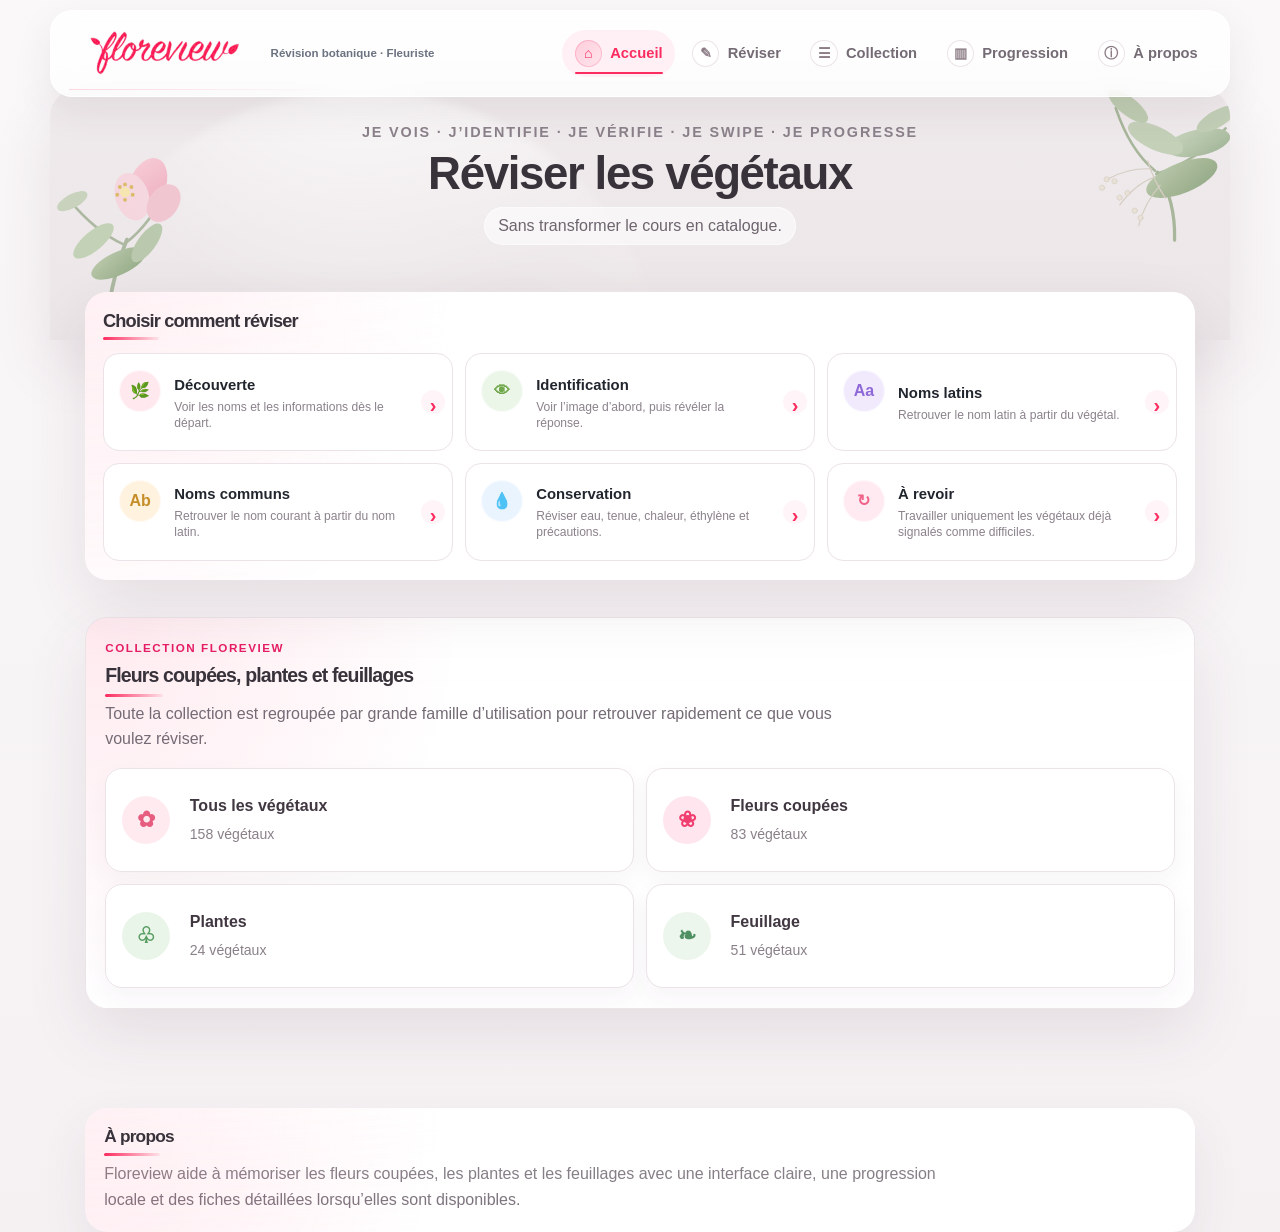
<file: index.html>
<!doctype html>
<html lang="fr">
<head>
  <meta charset="utf-8">
  <meta name="viewport" content="width=device-width, initial-scale=1, viewport-fit=cover">
  <meta name="description" content="Floreview, compagnon de révision botanique pour fleuristes : identification, noms latins, conservation et progression.">
  <meta name="theme-color" content="#FB2C5F">
  <title>Floreview · Révision botanique</title>
  <link rel="stylesheet" href="style.css?v=81">
  <link rel="stylesheet" href="mobile-compact.css?v=81">
  <link rel="icon" type="image/png" sizes="32x32" href="assets/floreview-v9-flower-32.png?v=90">
  <link rel="icon" type="image/png" sizes="192x192" href="assets/floreview-v9-flower-192.png?v=90">
  <link rel="shortcut icon" href="assets/favicon-v9.ico?v=90">
  <link rel="apple-touch-icon" sizes="180x180" href="assets/floreview-v9-flower-180.png?v=90">
  <link rel="stylesheet" href="floreview-brand.css?v=82">
  <link rel="stylesheet" href="v8-2-theme.css?v=82">
  <link rel="stylesheet" href="v8-2-1-premium.css?v=821">
  <link rel="stylesheet" href="v9.css?v=90">
  <link rel="stylesheet" href="v9-1-progress.css?v=91">
  <link rel="stylesheet" href="swipe-tinder.css?v=94">
</head>
<body>
  <a class="skip-link" href="#main">Aller au contenu</a>

  <header class="topbar">
    <a class="brand" href="#home" aria-label="Floreview - Accueil">
      <img class="brand__logo" src="assets/floreview-logo.png?v=812" alt="Floreview">
      <span class="brand__tagline">Révision botanique · Fleuriste</span>
    </a>
    <nav class="nav" aria-label="Navigation principale">
      <button class="nav__button is-active" type="button" data-view-target="home"><span class="nav__icon" aria-hidden="true">⌂</span><span class="nav__label">Accueil</span></button>
      <a class="nav__link" href="#modes-revision" data-home-anchor="modes-revision"><span class="nav__icon" aria-hidden="true">✎</span><span class="nav__label">Réviser</span></a>
      <a class="nav__link" href="#collection-floreview" data-home-anchor="collection-floreview"><span class="nav__icon" aria-hidden="true">☰</span><span class="nav__label">Collection</span></a>
      <button class="nav__button" type="button" data-view-target="progress"><span class="nav__icon" aria-hidden="true">▥</span><span class="nav__label">Progression</span></button>
      <a class="nav__link" href="#about-floreview" data-home-anchor="about-floreview"><span class="nav__icon" aria-hidden="true">ⓘ</span><span class="nav__label">À propos</span></a>
    </nav>
  </header>

  <main id="main">
    <section id="view-home" class="view is-active" data-view="home">
      <div class="hero shell">
        <div class="hero-botanical hero-botanical--left" aria-hidden="true"><img src="assets/hero-left-botanical.svg?v=82" alt=""></div>
        <div class="hero-botanical hero-botanical--right" aria-hidden="true"><img src="assets/hero-right-botanical.svg?v=82" alt=""></div>
        <div class="hero__copy">
          <p class="eyebrow">Je vois · j’identifie · je vérifie · je swipe · je progresse</p>
          <h1>Réviser les végétaux</h1>
          <p class="hero__lead">Sans transformer le cours en catalogue.</p>
          <div class="hero__actions">
            <button id="quick-start" class="button button--primary" type="button">Commencer une session</button>
            <button class="button button--ghost" type="button" data-view-target="progress">Voir ma progression</button>
          </div>
        </div>
        <aside class="hero__panel" aria-label="Résumé de progression">
          <p class="eyebrow">Progression locale</p>
          <div class="mastery-ring" id="home-mastery-ring"><span id="home-mastery">0%</span></div>
          <div class="mini-stats">
            <div><strong id="home-known">0</strong><span>connues</span></div>
            <div><strong id="home-review">0</strong><span>à revoir</span></div>
            <div><strong id="home-seen">0</strong><span>vues</span></div>
          </div>
          <p class="privacy-note">La progression reste dans ce navigateur. Aucun compte n’est nécessaire.</p>
        </aside>
      </div>

      <section id="modes-revision" class="shell section home-modes-section">
        <div class="section-heading">
          <div>
            <p class="eyebrow">Choisir comment réviser</p>
            <h2>Choisir comment réviser</h2>
          </div>
        </div>
        <div class="mode-grid" id="mode-grid">
          <button class="mode-card" type="button" data-mode="discovery">
            <span class="mode-card__icon">🌿</span><strong>Découverte</strong><span>Voir les noms et les informations dès le départ.</span>
          </button>
          <button class="mode-card" type="button" data-mode="identification">
            <span class="mode-card__icon">👁</span><strong>Identification</strong><span>Voir l’image d’abord, puis révéler la réponse.</span>
          </button>
          <button class="mode-card" type="button" data-mode="latin">
            <span class="mode-card__icon">Aa</span><strong>Noms latins</strong><span>Retrouver le nom latin à partir du végétal.</span>
          </button>
          <button class="mode-card" type="button" data-mode="common">
            <span class="mode-card__icon">Ab</span><strong>Noms communs</strong><span>Retrouver le nom courant à partir du nom latin.</span>
          </button>
          <button class="mode-card" type="button" data-mode="conservation">
            <span class="mode-card__icon">💧</span><strong>Conservation</strong><span>Réviser eau, tenue, chaleur, éthylène et précautions.</span>
          </button>
          <button class="mode-card mode-card--review" type="button" data-mode="review">
            <span class="mode-card__icon">↻</span><strong>À revoir</strong><span>Travailler uniquement les végétaux déjà signalés comme difficiles.</span>
          </button>
        </div>
      </section>

      <section id="collection-floreview" class="shell section collection-section">
        <div class="collection-panel">
          <div class="section-heading collection-heading">
            <div>
              <p class="eyebrow">Collection Floreview</p>
              <h2>Fleurs coupées, plantes et feuillages</h2>
              <p>Toute la collection est regroupée par grande famille d’utilisation pour retrouver rapidement ce que vous voulez réviser.</p>
            </div>
          </div>
          <div class="source-counters collection-grid" id="source-counters"></div>
        </div>
      </section>

      <section id="about-floreview" class="shell about-floreview-card">
        <h2>À propos</h2>
        <p>Floreview aide à mémoriser les fleurs coupées, les plantes et les feuillages avec une interface claire, une progression locale et des fiches détaillées lorsqu’elles sont disponibles.</p>
      </section>
    </section>

    <section id="view-setup" class="view" data-view="setup">
      <div class="shell narrow section">
        <button class="back-link" type="button" data-view-target="home">← Retour</button>
        <div class="section-heading">
          <div><p class="eyebrow">Préparer la session</p><h1 id="setup-title">Nouvelle session</h1></div>
        </div>
        <form id="session-form" class="setup-card">
          <fieldset>
            <legend>Mode</legend>
            <div id="setup-mode-options" class="segmented"></div>
          </fieldset>
          <div class="setup-grid floreview-setup-grid">
            <label>Catégorie
              <select id="filter-category">
                <option value="all">Tous les végétaux</option>
                <option value="fleurs_coupees">Fleurs coupées</option>
                <option value="plantes">Plantes</option>
                <option value="feuillage">Feuillage</option>
              </select>
            </label>
            <label>Nombre de cartes
              <select id="session-size">
                <option value="10">10</option>
                <option value="20" selected>20</option>
                <option value="30">30</option>
                <option value="all">Toutes</option>
              </select>
            </label>
          </div>
          <div class="check-row floreview-check-row">
            <label class="check-card"><input id="filter-detailed" type="checkbox"><span><strong>Fiches détaillées seulement</strong><small>Utile pour le mode Conservation.</small></span></label>
          </div>
          <div class="setup-summary" id="setup-summary" aria-live="polite"></div>
          <button class="button button--primary button--wide" type="submit">Lancer la session</button>
        </form>
      </div>
    </section>

    <section id="view-session" class="view session-view" data-view="session">
      <div class="session-shell">
        <header class="session-header">
          <button id="exit-session" class="icon-text-button" type="button">✕ Quitter</button>
          <div class="session-progress"><span id="session-label">Session</span><div><span id="session-progress-bar"></span></div><small id="session-counter">0 / 0</small></div>
          <span id="session-streak" class="streak-chip">0 série</span>
        </header>

        <div class="swipe-guide" aria-label="Sens du glissement de la carte">
          <span class="swipe-guide__label swipe-guide__label--review"><span aria-hidden="true">←</span> À revoir</span>
          <button id="swipe-show-help" class="swipe-guide__help" type="button" aria-label="Revoir comment glisser une carte" title="Voir l'animation du geste">
            <span aria-hidden="true">☝</span> Glisse <span aria-hidden="true">↔</span> <span class="swipe-guide__question" aria-hidden="true">?</span>
          </button>
          <span class="swipe-guide__label swipe-guide__label--known">Je connais <span aria-hidden="true">→</span></span>
        </div>

        <div class="swipe-stage" id="swipe-stage">
          <div class="swipe-under-card" id="swipe-under-card" aria-hidden="true"></div>
          <span class="swipe-direction-cue swipe-direction-cue--review" aria-hidden="true">↶ À revoir</span>
          <span class="swipe-direction-cue swipe-direction-cue--known" aria-hidden="true">Je connais ↷</span>
          <article id="plant-card" class="plant-card" tabindex="0" aria-live="polite">
            <div class="swipe-stamp swipe-stamp--review" aria-hidden="true">À REVOIR</div>
            <div class="swipe-stamp swipe-stamp--known" aria-hidden="true">JE CONNAIS</div>
            <div id="plant-image" class="plant-image"></div>
            <div class="plant-card__body">
              <div id="plant-badges" class="badges"></div>
              <div id="question-block" class="question-block"></div>
              <button id="reveal-answer" class="button button--soft button--wide" type="button" hidden>Afficher la réponse</button>
              <div id="answer-block" class="answer-block"></div>
            </div>
          </article>
        </div>

        <div class="swipe-actions" aria-label="Réponse">
          <button id="mark-review" class="action-button action-button--review" type="button"><span>↻</span>À revoir</button>
          <button id="mark-known" class="action-button action-button--known" type="button"><span>✓</span>Je connais</button>
        </div>

        <section class="inline-details-panel" aria-label="Fiche végétale détaillée">
          <button id="toggle-details" class="details-toggle details-toggle--below-actions" type="button" aria-expanded="false" aria-controls="plant-details">
            Voir la fiche complète <span aria-hidden="true">⌄</span>
          </button>
          <div id="plant-details" class="plant-details inline-details-content" hidden></div>
        </section>


      </div>
    </section>

    <section id="view-finish" class="view" data-view="finish">
      <div class="shell narrow finish-card">
        <span class="finish-icon">✓</span>
        <p class="eyebrow">Session terminée</p>
        <h1>Bien. Maintenant, on consolide.</h1>
        <div class="finish-stats" id="finish-stats"></div>
        <div class="finish-actions">
          <button id="finish-review" class="button button--primary" type="button">Refaire les plantes à revoir</button>
          <button id="finish-again" class="button button--soft" type="button">Continuer la révision</button>
          <button class="button button--ghost" type="button" data-view-target="home">Retourner à l’accueil</button>
        </div>
      </div>
    </section>

    <section id="view-progress" class="view" data-view="progress">
      <div class="shell section progress-page">
        <section class="progress-panel">
          <div class="section-heading progress-heading">
            <div>
              <p class="eyebrow">Suivi personnel</p>
              <h1>Progression</h1>
              <p>Visualisez votre avancement et retrouvez immédiatement les végétaux à retravailler.</p>
            </div>
            <button id="reset-progress" class="button button--danger-ghost" type="button">Réinitialiser ma progression</button>
          </div>

          <div class="progress-overview">
            <div class="progress-overview__stats">
              <div id="progress-stats" class="progress-stats"></div>
            </div>

            <div class="progress-mastery">
              <div class="progress-mastery__head">
                <div>
                  <span class="progress-mastery__eyebrow">Maîtrise globale</span>
                  <strong>Votre progression</strong>
                </div>
                <span class="progress-mastery__flower" aria-hidden="true">✿</span>
              </div>
              <div class="progress-bar-large"><span id="progress-bar-large"></span></div>
              <p>Plus vous classez de végétaux comme connus, plus votre niveau de maîtrise augmente.</p>
            </div>
          </div>

          <div class="progress-actions">
            <button id="progress-review-start" class="button button--primary" type="button">Réviser uniquement « À revoir »</button>
          </div>

          <div class="progress-columns">
            <section class="list-card list-card--review">
              <div class="list-card__head">
                <div class="list-card__title">
                  <span class="list-card__icon" aria-hidden="true">↻</span>
                  <div><span class="list-card__kicker">Priorité</span><h2>À revoir</h2></div>
                </div>
                <span id="review-count-badge"></span>
              </div>
              <div id="review-list" class="plant-list"></div>
            </section>

            <section class="list-card list-card--known">
              <div class="list-card__head">
                <div class="list-card__title">
                  <span class="list-card__icon" aria-hidden="true">✓</span>
                  <div><span class="list-card__kicker">Acquis</span><h2>Connues</h2></div>
                </div>
                <span id="known-count-badge"></span>
              </div>
              <div id="known-list" class="plant-list"></div>
            </section>
          </div>

          <p class="progress-privacy">La progression est enregistrée uniquement dans ce navigateur.</p>
        </section>
      </div>
    </section>
  </main>

  <div id="toast" class="toast" role="status" aria-live="polite"></div>

  <script src="data/plants.js?v=90"></script>
  <script src="data/floreview-families.js?v=90"></script>
  <script src="data/floreview-categories.js?v=90"></script>
  <script src="app.js?v=94"></script>
</body>
</html>
</file>
<file: style.css>
:root {
  --bg: #f6f7fb;
  --paper: #ffffff;
  --paper-2: #faf9fc;
  --ink: #17151c;
  --muted: #6f6b76;
  --green: #fd267a;
  --green-2: #ff4458;
  --green-soft: #ffe8f1;
  --sage: #ff8a73;
  --cream: #fff0e8;
  --gold: #ff6036;
  --rose: #e61e4d;
  --rose-soft: #ffe5ec;
  --line: #ece8ef;
  --shadow: 0 20px 55px rgba(43, 31, 50, .12);
  --radius-xl: 32px;
  --radius-lg: 24px;
  --radius-md: 16px;
  --focus: 0 0 0 4px rgba(253, 38, 122, .18);
}

* { box-sizing: border-box; }
html { scroll-behavior: smooth; }
body {
  margin: 0;
  min-height: 100vh;
  background:
    radial-gradient(circle at 8% 0%, rgba(253,38,122,.10), transparent 28%),
    radial-gradient(circle at 95% 10%, rgba(255,96,54,.08), transparent 22%),
    linear-gradient(180deg, #ffffff 0%, var(--bg) 100%);
  color: var(--ink);
  font-family: Inter, ui-sans-serif, -apple-system, BlinkMacSystemFont, "Segoe UI", sans-serif;
  line-height: 1.5;
}
button, select, input { font: inherit; }
button { cursor: pointer; }
:focus-visible { outline: none; box-shadow: var(--focus); }
.skip-link { position: fixed; left: 1rem; top: -5rem; z-index: 1000; padding: .7rem 1rem; background: #fff; color: var(--green); border-radius: 999px; }
.skip-link:focus { top: 1rem; }

.topbar {
  position: sticky; top: 0; z-index: 40;
  display: flex; align-items: center; justify-content: space-between; gap: 1rem;
  padding: .8rem max(1rem, calc((100vw - 1180px)/2));
  background: rgba(255,255,255,.92); backdrop-filter: blur(18px);
  border-bottom: 1px solid rgba(23,21,28,.08);
}
.brand { display: flex; align-items: center; gap: .7rem; color: var(--ink); text-decoration: none; }
.brand__mark { display: grid; place-items: center; width: 42px; height: 42px; border-radius: 14px; background: linear-gradient(135deg, #fd267a, #ff6036); color: white; font-size: 1.4rem; }
.brand span:last-child { display: grid; line-height: 1.15; }
.brand small { color: var(--muted); font-size: .73rem; margin-top: .18rem; }
.nav { display: flex; gap: .35rem; }
.nav__button { border: 0; background: transparent; color: var(--muted); padding: .6rem .9rem; border-radius: 999px; font-weight: 800; }
.nav__button.is-active, .nav__button:hover { background: var(--green-soft); color: var(--green); }

.view { display: none; }
.view.is-active { display: block; }
.shell { width: min(1180px, calc(100% - 2rem)); margin-inline: auto; }
.narrow { width: min(760px, calc(100% - 2rem)); }
.section { padding: clamp(2.5rem, 7vw, 5.2rem) 0; }
.eyebrow { margin: 0 0 .55rem; color: var(--green-2); text-transform: uppercase; letter-spacing: .12em; font-size: .73rem; font-weight: 900; }
h1,h2,h3,p { margin-top: 0; }
h1 { margin-bottom: 1rem; font-family: Inter, ui-sans-serif, -apple-system, BlinkMacSystemFont, "Segoe UI", sans-serif; font-size: clamp(2.2rem, 6vw, 4.8rem); line-height: .98; letter-spacing: -.04em; font-weight: 900; }
h2 { margin-bottom: .5rem; font-family: Inter, ui-sans-serif, -apple-system, BlinkMacSystemFont, "Segoe UI", sans-serif; font-size: clamp(1.6rem, 3.5vw, 2.5rem); line-height: 1.05; }
h3 { margin-bottom: .35rem; }

.hero { display: grid; grid-template-columns: minmax(0, 1.35fr) minmax(300px, .65fr); gap: clamp(2rem, 7vw, 5.2rem); align-items: center; padding: clamp(3.2rem, 10vw, 7rem) 0 3rem; }
.hero__lead { max-width: 760px; color: var(--muted); font-size: clamp(1rem, 2vw, 1.2rem); }
.hero__actions { display: flex; flex-wrap: wrap; gap: .7rem; margin-top: 1.6rem; }
.hero__panel { padding: 1.5rem; background: rgba(255,255,255,.96); border: 1px solid rgba(23,21,28,.08); border-radius: var(--radius-xl); box-shadow: var(--shadow); }
.mastery-ring { --progress: 0deg; display: grid; place-items: center; width: 160px; aspect-ratio: 1; margin: .7rem auto 1.2rem; border-radius: 50%; background: conic-gradient(var(--green) var(--progress), var(--green-soft) 0); position: relative; }
.mastery-ring::before { content:""; position:absolute; inset: 13px; border-radius:50%; background:var(--paper); }
.mastery-ring span { position: relative; font-size: 2.1rem; font-weight: 900; }
.mini-stats { display: grid; grid-template-columns: repeat(3,1fr); gap: .55rem; }
.mini-stats div { padding: .75rem .45rem; background: var(--paper-2); border-radius: 15px; text-align: center; }
.mini-stats strong { display: block; font-size: 1.35rem; }
.mini-stats span { color: var(--muted); font-size: .73rem; }
.privacy-note { margin: 1rem 0 0; color: var(--muted); font-size: .78rem; }

.button { min-height: 48px; padding: .75rem 1.15rem; border: 1px solid transparent; border-radius: 999px; font-weight: 900; transition: transform .16s ease, background .16s ease, border-color .16s ease; }
.button:hover { transform: translateY(-1px); }
.button--primary { background: linear-gradient(135deg, #fd267a, #ff6036); color: #fff; box-shadow: 0 10px 24px rgba(253,38,122,.24); }
.button--primary:hover { background: linear-gradient(135deg, #e91e70, #f04b28); }
.button--ghost { background: transparent; border-color: rgba(23,21,28,.15); color: var(--ink); }
.button--soft { background: var(--green-soft); color: var(--green); }
.button--danger-ghost { background: transparent; border-color: #d8b9bd; color: var(--rose); }
.button--wide { width: 100%; }
.back-link, .icon-text-button { border:0; background:transparent; color:var(--green); font-weight:800; padding:.45rem 0; }

.section-heading { display: flex; align-items: end; justify-content: space-between; gap: 1rem; margin-bottom: 1.4rem; }
.mode-grid { display: grid; grid-template-columns: repeat(3,1fr); gap: 1rem; }
.mode-card { display: grid; grid-template-columns: 48px 1fr; grid-template-rows: auto auto; gap: .15rem .8rem; min-height: 150px; padding: 1.15rem; text-align: left; border: 1px solid rgba(23,21,28,.08); border-radius: var(--radius-lg); background: rgba(255,253,248,.92); color: var(--ink); box-shadow: 0 8px 24px rgba(43,31,50,.06); transition: transform .18s ease, border-color .18s ease, box-shadow .18s ease; }
.mode-card:hover { transform: translateY(-4px); border-color: rgba(253,38,122,.30); box-shadow: var(--shadow); }
.mode-card__icon { grid-row: 1 / span 2; display:grid; place-items:center; width:48px; height:48px; border-radius:16px; background:var(--green-soft); color:var(--green); font-weight:900; }
.mode-card strong { font-size:1.05rem; }
.mode-card span:last-child { color:var(--muted); font-size:.86rem; }
.mode-card--review .mode-card__icon { background: var(--rose-soft); color:var(--rose); }

.source-summary { display: grid; grid-template-columns: 1.25fr .75fr; gap: 2rem; align-items: center; }
.source-summary p { color: var(--muted); }
.source-counters { display:grid; grid-template-columns: repeat(2,1fr); gap:.7rem; }
.source-counter { padding:1rem; border-radius:18px; background:var(--paper); border:1px solid var(--line); }
.source-counter strong { display:block; font-size:1.55rem; }
.source-counter span { color:var(--muted); font-size:.78rem; }

.setup-card, .list-card, .finish-card { background:var(--paper); border:1px solid rgba(33,75,58,.12); border-radius:var(--radius-xl); box-shadow:var(--shadow); }
.setup-card { padding: clamp(1rem, 4vw, 1.6rem); }
fieldset { border:0; padding:0; margin:0 0 1.3rem; }
legend, .setup-card label { font-weight:850; color:var(--ink); }
.segmented { display:flex; flex-wrap:wrap; gap:.45rem; margin-top:.65rem; }
.segmented button { border:1px solid var(--line); background:#fff; color:var(--muted); border-radius:999px; padding:.6rem .85rem; font-weight:800; }
.segmented button[aria-pressed="true"] { background:var(--green); color:#fff; border-color:var(--green); }
.setup-grid { display:grid; grid-template-columns: repeat(3,1fr); gap:.8rem; }
.setup-grid label { display:grid; gap:.42rem; }
select { width:100%; min-height:48px; padding:.65rem .75rem; border:1px solid #cfd7d1; border-radius:14px; background:#fff; color:var(--ink); }
.check-row { display:grid; grid-template-columns:1fr 1fr; gap:.8rem; margin:1rem 0; }
.check-card { display:flex; align-items:flex-start; gap:.65rem; padding:.85rem; border:1px solid var(--line); border-radius:16px; background:var(--paper-2); }
.check-card input { margin-top:.25rem; accent-color:var(--green); transform:scale(1.1); }
.check-card span { display:grid; }
.check-card small { color:var(--muted); font-weight:500; }
.setup-summary { margin:1rem 0; padding:.85rem 1rem; border-radius:16px; background:var(--green-soft); color:var(--green); font-weight:750; }

.session-view { min-height: calc(100vh - 64px); padding: 1rem 0 2rem; }
.session-shell { width:min(720px, calc(100% - 1rem)); margin:auto; }
.session-header { display:grid; grid-template-columns:auto 1fr auto; gap:1rem; align-items:center; margin-bottom:1rem; }
.session-progress { display:grid; grid-template-columns:auto 1fr auto; gap:.6rem; align-items:center; }
.session-progress > div { height:7px; background:var(--green-soft); border-radius:999px; overflow:hidden; }
.session-progress > div span { display:block; height:100%; width:0; background:linear-gradient(90deg,#fd267a,#ff6036); border-radius:inherit; transition:width .2s ease; }
.session-progress small, .session-progress > span { font-size:.75rem; color:var(--muted); font-weight:800; }
.streak-chip { padding:.45rem .7rem; border-radius:999px; background:var(--cream); color:#765624; font-weight:900; font-size:.75rem; white-space:nowrap; }
.swipe-stage { position:relative; min-height: 620px; }
.plant-card { position:relative; overflow:hidden; width:100%; min-height:600px; background:var(--paper); border:1px solid rgba(33,75,58,.12); border-radius:34px; box-shadow:var(--shadow); touch-action:pan-y; user-select:none; transition:transform .25s ease, opacity .25s ease; }
.plant-card.is-dragging { transition:none; }
.plant-card.fly-left { transform:translateX(-120%) rotate(-12deg); opacity:0; }
.plant-card.fly-right { transform:translateX(120%) rotate(12deg); opacity:0; }
.plant-image { min-height: 300px; background:linear-gradient(145deg,#ffe8f1,#fff2ec); display:grid; place-items:center; position:relative; overflow:hidden; }
.plant-image img { width:100%; height:100%; object-fit:cover; position:absolute; inset:0; }
.placeholder { display:grid; gap:.45rem; place-items:center; text-align:center; padding:2rem; color:var(--green); }
.placeholder__leaf { font-size:4.5rem; filter:saturate(.6); }
.placeholder small { color:var(--muted); max-width:280px; }
.plant-card__body { padding:1.1rem 1.2rem 1.25rem; }
.badges { display:flex; flex-wrap:wrap; gap:.35rem; margin-bottom:.8rem; }
.badge { padding:.28rem .55rem; border-radius:999px; background:var(--green-soft); color:var(--green); font-size:.68rem; font-weight:900; text-transform:uppercase; letter-spacing:.05em; }
.badge--rose { background:var(--rose-soft); color:var(--rose); }
.badge--gold { background:#f3ead4; color:#815f28; }
.question-block h2, .answer-block h2 { font-size:clamp(1.8rem,6vw,3rem); margin-bottom:.35rem; }
.question-block p, .answer-block p { color:var(--muted); margin-bottom:.7rem; }
.answer-block { margin-top:.85rem; }
.answer-block .latin { font-style:italic; color:var(--green); font-weight:750; }
.details-toggle { width:100%; display:flex; align-items:center; justify-content:space-between; margin-top:.9rem; padding:.8rem 0 .2rem; border:0; border-top:1px solid var(--line); background:transparent; color:var(--green); font-weight:850; }
.plant-details { padding-top:.75rem; }
.detail-section { padding:.85rem 0; border-top:1px solid var(--line); }
.detail-section:first-child { border-top:0; }
.detail-section h3 { font-size:.93rem; text-transform:uppercase; letter-spacing:.07em; color:var(--green); }
.detail-grid { display:grid; grid-template-columns:1fr 1fr; gap:.55rem; }
.detail-item { padding:.6rem .7rem; border-radius:13px; background:var(--paper-2); }
.detail-item strong { display:block; color:var(--muted); font-size:.7rem; text-transform:uppercase; letter-spacing:.05em; }
.detail-item span { display:block; margin-top:.18rem; font-size:.87rem; }
.retain-list { margin:.4rem 0 0; padding-left:1.2rem; }
.no-details { padding:.8rem; border-radius:14px; background:#f2eee4; color:var(--muted); font-size:.85rem; }
.swipe-stamp { position:absolute; top:27px; z-index:5; padding:.45rem .65rem; border:4px solid currentColor; border-radius:12px; font-weight:1000; letter-spacing:.08em; opacity:0; pointer-events:none; transform:rotate(-8deg); }
.swipe-stamp--review { left:25px; color:var(--rose); }
.swipe-stamp--known { right:25px; color:var(--green-2); transform:rotate(8deg); }
.swipe-actions { display:grid; grid-template-columns:1fr 1fr; gap:.75rem; margin-top:.9rem; }
.action-button { min-height:58px; border:0; border-radius:20px; font-weight:950; font-size:1rem; }
.action-button span { margin-right:.35rem; font-size:1.2rem; }
.action-button--review { background:var(--rose-soft); color:var(--rose); }
.action-button--known { background:var(--green); color:#fff; }
.action-button:disabled { opacity:.45; cursor:not-allowed; }
.swipe-help { margin:.55rem 0 0; text-align:center; color:var(--muted); font-size:.74rem; }

.finish-card { width:min(700px, calc(100% - 2rem)); margin:clamp(3rem,10vw,7rem) auto; padding:clamp(1.4rem,5vw,2.4rem); text-align:center; }
.finish-icon { display:grid; place-items:center; width:62px; height:62px; margin:0 auto 1rem; border-radius:50%; background:var(--green); color:#fff; font-size:1.8rem; }
.finish-card h1 { font-size:clamp(2rem,5vw,3.6rem); }
.finish-stats { display:grid; grid-template-columns:repeat(3,1fr); gap:.65rem; margin:1.4rem 0; }
.finish-stat { padding:1rem .6rem; border-radius:18px; background:var(--paper-2); }
.finish-stat strong { display:block; font-size:1.65rem; }
.finish-stat span { color:var(--muted); font-size:.78rem; }
.finish-actions { display:grid; gap:.55rem; }

.progress-heading p { color:var(--muted); }
.progress-stats { display:grid; grid-template-columns:repeat(5,1fr); gap:.8rem; }
.progress-stat { padding:1rem; border:1px solid var(--line); border-radius:18px; background:var(--paper); }
.progress-stat strong { display:block; font-size:1.65rem; }
.progress-stat span { color:var(--muted); font-size:.78rem; }
.progress-bar-large { height:12px; margin:1rem 0; overflow:hidden; border-radius:999px; background:var(--green-soft); }
.progress-bar-large span { display:block; width:0; height:100%; background:var(--green); transition:width .3s ease; }
.progress-actions { margin:1rem 0 1.5rem; }
.progress-columns { display:grid; grid-template-columns:1fr 1fr; gap:1rem; }
.list-card { padding:1rem; box-shadow:none; }
.list-card__head { display:flex; align-items:center; justify-content:space-between; gap:1rem; }
.list-card__head span { padding:.3rem .55rem; background:var(--green-soft); border-radius:999px; font-size:.72rem; font-weight:900; }
.plant-list { display:grid; gap:.55rem; max-height:520px; overflow:auto; padding-right:.2rem; }
.plant-list-item { display:flex; justify-content:space-between; gap:.8rem; padding:.7rem .75rem; border-radius:14px; background:var(--paper-2); }
.plant-list-item strong { display:block; font-size:.9rem; }
.plant-list-item span { color:var(--muted); font-size:.75rem; }
.empty-list { padding:1.2rem; color:var(--muted); text-align:center; border:1px dashed var(--line); border-radius:14px; }
.toast { position:fixed; right:1rem; bottom:1rem; z-index:100; max-width:min(370px,calc(100vw - 2rem)); padding:.8rem 1rem; border-radius:999px; background:#18382c; color:#fff; font-weight:800; box-shadow:0 12px 30px rgba(0,0,0,.25); opacity:0; transform:translateY(20px); pointer-events:none; transition:.2s ease; }
.toast.is-visible { opacity:1; transform:none; }

@media (max-width: 900px) {
  .hero, .source-summary { grid-template-columns:1fr; }
  .hero__panel { max-width:520px; }
  .mode-grid { grid-template-columns:repeat(2,1fr); }
  .progress-stats { grid-template-columns:repeat(3,1fr); }
}
@media (max-width: 650px) {
  .topbar { padding:.65rem .75rem; }
  .brand small { display:none; }
  .brand__mark { width:38px; height:38px; border-radius:12px; }
  .nav__button { padding:.5rem .65rem; font-size:.82rem; }
  .shell { width:min(100% - 1rem,1180px); }
  .hero { padding-top:2.5rem; gap:1.5rem; }
  .hero h1 { font-size:clamp(2.45rem,12vw,4rem); }
  .mode-grid, .setup-grid, .check-row, .source-counters, .progress-columns { grid-template-columns:1fr; }
  .mode-card { min-height:128px; }
  .section-heading, .progress-heading { align-items:flex-start; flex-direction:column; }
  .session-header { grid-template-columns:auto 1fr; }
  .streak-chip { grid-column:2; justify-self:end; margin-top:-.55rem; }
  .session-progress { grid-template-columns:1fr auto; }
  .session-progress > span { grid-column:1 / -1; }
  .plant-card { min-height:560px; border-radius:28px; }
  .plant-image { min-height:270px; }
  .detail-grid { grid-template-columns:1fr; }
  .progress-stats { grid-template-columns:repeat(2,1fr); }
  .finish-stats { grid-template-columns:1fr 1fr; }
  .swipe-help { padding:0 .5rem; }
}
@media (prefers-reduced-motion: reduce) {
  *,*::before,*::after { scroll-behavior:auto !important; transition-duration:.01ms !important; animation-duration:.01ms !important; }
}

/* =========================================================
   Refonte visuelle 2026 — inspiration "dating app" moderne
   Palette rose/corail + surfaces blanches + actions swipe.
   Aucun logo ni élément de marque tiers n'est reproduit.
   ========================================================= */
:root {
  --bg: #f7f7f8;
  --paper: #ffffff;
  --paper-2: #f3f4f6;
  --ink: #21262e;
  --muted: #6b7280;

  /* Couleur principale : gradient rose -> corail */
  --green: #fd267a;
  --green-2: #ff4458;
  --green-soft: #fff0f5;
  --sage: #ff8a65;
  --cream: #fff3eb;
  --gold: #f6a623;

  /* Actions de swipe */
  --rose: #ff4458;
  --rose-soft: #fff0f1;
  --like: #21d07a;
  --like-soft: #e9fbf2;
  --super: #38a9ff;

  --line: #e7e9ed;
  --shadow: 0 16px 45px rgba(33, 38, 46, .12);
  --shadow-hover: 0 22px 60px rgba(33, 38, 46, .17);
  --radius-xl: 28px;
  --radius-lg: 22px;
  --radius-md: 16px;
  --focus: 0 0 0 4px rgba(253, 38, 122, .18);
  --brand-gradient: linear-gradient(135deg, #fd267a 0%, #ff4458 48%, #ff6036 100%);
}

body {
  background:
    radial-gradient(circle at 8% 4%, rgba(253,38,122,.09), transparent 26%),
    radial-gradient(circle at 94% 10%, rgba(255,96,54,.10), transparent 24%),
    linear-gradient(180deg, #ffffff 0%, #f7f7f8 36%, #f3f4f6 100%);
  color: var(--ink);
  font-family: Inter, ui-sans-serif, -apple-system, BlinkMacSystemFont, "Segoe UI", sans-serif;
}

.topbar {
  background: rgba(255,255,255,.83);
  border-bottom: 1px solid rgba(33,38,46,.07);
  box-shadow: 0 5px 24px rgba(33,38,46,.04);
}

.brand__mark {
  border-radius: 50% 50% 46% 54%;
  background: var(--brand-gradient);
  box-shadow: 0 8px 20px rgba(253,38,122,.28);
}

.nav__button.is-active,
.nav__button:hover {
  background: #fff0f5;
  color: #e61e66;
}

.eyebrow {
  color: #e61e66;
  letter-spacing: .13em;
}

h1, h2 {
  font-family: Inter, ui-sans-serif, -apple-system, BlinkMacSystemFont, "Segoe UI", sans-serif;
  font-weight: 900;
  letter-spacing: -.045em;
}

h1 {
  line-height: .96;
}

.hero {
  position: relative;
  isolation: isolate;
}

.hero::before {
  content: "";
  position: absolute;
  z-index: -1;
  width: min(620px, 75vw);
  aspect-ratio: 1;
  top: -15%;
  left: -18%;
  border-radius: 50%;
  background: radial-gradient(circle, rgba(253,38,122,.14), rgba(255,96,54,.04) 48%, transparent 72%);
  filter: blur(4px);
  pointer-events: none;
}

.hero__lead {
  color: #626a76;
}

.hero__panel,
.setup-card,
.list-card,
.finish-card,
.mode-card,
.source-counter,
.progress-stat {
  background: rgba(255,255,255,.94);
  border-color: rgba(33,38,46,.08);
  box-shadow: var(--shadow);
}

.hero__panel {
  position: relative;
  overflow: hidden;
  backdrop-filter: blur(18px);
}

.hero__panel::before {
  content: "";
  position: absolute;
  inset: 0 0 auto 0;
  height: 5px;
  background: var(--brand-gradient);
}

.mastery-ring {
  background: conic-gradient(#fd267a 0 var(--progress), #f0f1f3 0);
  box-shadow: 0 10px 34px rgba(253,38,122,.12);
}

.mastery-ring::before {
  background: #fff;
}

.mini-stats div,
.detail-item,
.plant-list-item,
.finish-stat,
.check-card {
  background: #f7f7f8;
}

.button {
  min-height: 50px;
  letter-spacing: -.01em;
}

.button--primary {
  background: var(--brand-gradient);
  color: #fff;
  box-shadow: 0 10px 26px rgba(253,38,122,.28);
}

.button--primary:hover {
  background: linear-gradient(135deg, #ec1f70 0%, #f43d50 48%, #f3542f 100%);
  box-shadow: 0 14px 30px rgba(253,38,122,.34);
}

.button--ghost {
  border-color: #d9dce1;
  background: rgba(255,255,255,.74);
  color: #3f4650;
}

.button--ghost:hover {
  border-color: #fd267a;
  color: #e61e66;
}

.button--soft {
  background: #fff0f5;
  color: #e61e66;
}

.back-link,
.icon-text-button,
.details-toggle,
.answer-block .latin {
  color: #e61e66;
}

.mode-card {
  min-height: 155px;
  border-color: rgba(33,38,46,.08);
  box-shadow: 0 9px 26px rgba(33,38,46,.07);
}

.mode-card:hover {
  transform: translateY(-5px);
  border-color: rgba(253,38,122,.35);
  box-shadow: var(--shadow-hover);
}

.mode-card__icon {
  background: linear-gradient(145deg, #fff0f5, #fff3ed);
  color: #e61e66;
  box-shadow: inset 0 0 0 1px rgba(253,38,122,.08);
}

.mode-card--review .mode-card__icon {
  background: #fff0f1;
  color: #ff4458;
}

.segmented button[aria-pressed="true"] {
  background: var(--brand-gradient);
  border-color: transparent;
  box-shadow: 0 7px 18px rgba(253,38,122,.20);
}

.check-card input {
  accent-color: #fd267a;
}

.setup-summary {
  background: linear-gradient(135deg, #fff0f5, #fff5ef);
  color: #b91657;
  border: 1px solid rgba(253,38,122,.09);
}

.session-view {
  background:
    radial-gradient(circle at 50% 0%, rgba(253,38,122,.07), transparent 32%),
    transparent;
}

.session-progress > div,
.progress-bar-large {
  background: #eceef1;
}

.session-progress > div span,
.progress-bar-large span {
  background: var(--brand-gradient);
}

.streak-chip {
  background: #fff3eb;
  color: #b85a23;
  border: 1px solid #ffe2cf;
}

.plant-card {
  background: #fff;
  border-color: rgba(33,38,46,.08);
  border-radius: 30px;
  box-shadow: 0 18px 52px rgba(33,38,46,.16);
}

.plant-image {
  background:
    radial-gradient(circle at 32% 24%, rgba(255,255,255,.66), transparent 19%),
    linear-gradient(145deg, #ffe5ef 0%, #fff0ea 47%, #f0f2f4 100%);
}

.placeholder {
  color: #e61e66;
}

.placeholder__leaf {
  filter: none;
  text-shadow: 0 8px 25px rgba(253,38,122,.16);
}

.badge {
  background: #fff0f5;
  color: #d91e63;
}

.badge--rose {
  background: #fff0f1;
  color: #e32f43;
}

.badge--gold {
  background: #fff4df;
  color: #9b6816;
}

.detail-section h3 {
  color: #d91e63;
}

.no-details {
  background: #f5f5f6;
}

.swipe-stamp {
  border-width: 5px;
  background: rgba(255,255,255,.72);
  backdrop-filter: blur(8px);
}

.swipe-stamp--review {
  color: #ff4458;
}

.swipe-stamp--known {
  color: #21b86c;
}

.swipe-actions {
  gap: 1rem;
}

.action-button {
  min-height: 60px;
  border-radius: 999px;
  background: #fff;
  box-shadow: 0 8px 24px rgba(33,38,46,.11);
  transition: transform .16s ease, box-shadow .16s ease;
}

.action-button:hover:not(:disabled) {
  transform: translateY(-2px);
  box-shadow: 0 12px 28px rgba(33,38,46,.16);
}

.action-button--review {
  background: #fff;
  color: #ff4458;
  border: 2px solid #ffe1e5;
}

.action-button--known {
  background: #fff;
  color: #18a963;
  border: 2px solid #d9f7e8;
}

.action-button--review span,
.action-button--known span {
  display: inline-grid;
  place-items: center;
  width: 32px;
  height: 32px;
  border-radius: 50%;
}

.action-button--review span {
  background: #fff0f1;
}

.action-button--known span {
  background: #e9fbf2;
}

.finish-icon {
  background: var(--brand-gradient);
  box-shadow: 0 10px 24px rgba(253,38,122,.27);
}

.list-card__head span {
  background: #fff0f5;
  color: #d91e63;
}

.toast {
  background: #21262e;
  box-shadow: 0 16px 36px rgba(33,38,46,.30);
}

@media (max-width: 650px) {
  .topbar {
    background: rgba(255,255,255,.90);
  }

  .hero h1 {
    font-size: clamp(2.5rem, 12vw, 4rem);
  }

  .hero__panel {
    border-radius: 24px;
  }

  .plant-card {
    border-radius: 26px;
  }

  .swipe-actions {
    position: sticky;
    bottom: max(.55rem, env(safe-area-inset-bottom));
    z-index: 12;
    padding: .45rem;
    border-radius: 999px;
    background: rgba(247,247,248,.78);
    backdrop-filter: blur(14px);
  }
}


/* V3 - interface inspirée des codes visuels des apps de rencontre modernes */
.hero__copy h1 { max-width: 850px; }
.brand__mark { box-shadow: 0 10px 24px rgba(253,38,122,.22); }
.mode-card { backdrop-filter: blur(10px); }
.mode-card:hover .mode-card__icon { transform: scale(1.06); }
.mode-card__icon { transition: transform .18s ease; }
.button--primary { border: 0; }
.plant-card { border: 0; box-shadow: 0 22px 65px rgba(43,31,50,.16); }
.plant-image::after { content: ""; position:absolute; inset:auto 0 0; height:25%; background:linear-gradient(transparent,rgba(0,0,0,.08)); pointer-events:none; }
.swipe-stamp--known { color:#20b486 !important; }
.action-button--known { color:#159a73 !important; border-color:rgba(21,154,115,.28) !important; }
.action-button--review { color:#e61e4d !important; border-color:rgba(230,30,77,.24) !important; }
@media (max-width: 620px) {
  .topbar { padding:.65rem .85rem; }
  .brand small { display:none; }
  .plant-card { border-radius:28px; }
  .swipe-actions { position:sticky; bottom:.65rem; z-index:20; padding:.6rem; background:rgba(246,247,251,.82); backdrop-filter:blur(16px); border-radius:999px; }
}

.photo-credit {
  position: absolute;
  right: .7rem;
  bottom: .7rem;
  z-index: 3;
  max-width: calc(100% - 1.4rem);
  padding: .38rem .62rem;
  border: 1px solid rgba(255,255,255,.26);
  border-radius: 999px;
  background: rgba(15,15,18,.66);
  backdrop-filter: blur(10px);
  color: #fff;
  font-size: .68rem;
  font-weight: 800;
  line-height: 1.1;
  text-decoration: none;
  box-shadow: 0 4px 14px rgba(0,0,0,.18);
}
.photo-credit:hover, .photo-credit:focus-visible { background: rgba(15,15,18,.86); color: #fff; }


/* V5 — photos Wikimedia + fiche complète fiable */
.plant-details[hidden] { display: none !important; }
.plant-details:not([hidden]) { display: block !important; }
.plant-card.details-open {
  max-height: min(86vh, 900px);
  overflow-y: auto;
  overscroll-behavior: contain;
  scrollbar-gutter: stable;
  user-select: text;
}
.plant-card.details-open .plant-image { min-height: 250px; }
.placeholder--loading { min-height: 300px; }
.image-spinner {
  width: 42px;
  height: 42px;
  border-radius: 50%;
  border: 4px solid rgba(253,38,122,.18);
  border-top-color: #fd267a;
  animation: image-spin .9s linear infinite;
}
@keyframes image-spin { to { transform: rotate(360deg); } }
.photo-match-note {
  position: absolute;
  left: 12px;
  bottom: 12px;
  z-index: 3;
  max-width: calc(100% - 24px);
  padding: .35rem .6rem;
  border-radius: 999px;
  background: rgba(255,255,255,.86);
  color: #555d68;
  backdrop-filter: blur(10px);
  font-size: .64rem;
  font-weight: 800;
  box-shadow: 0 4px 14px rgba(0,0,0,.08);
  pointer-events: none;
}
.photo-credit { bottom: 47px; }
.photo-source-detail { margin: .3rem 0 0; color: var(--muted); }
.photo-source-detail a { color: #d91e63; font-weight: 850; }
.photo-source-detail small { color: var(--muted); }
@media (max-width: 620px) {
  .plant-card.details-open { max-height: calc(100vh - 165px); }
  .detail-grid { grid-template-columns: 1fr; }
}

/* V6.1 — fiche complète : overlay universel (sans dépendance à <dialog>) */
body.dialog-open { overflow: hidden; }
.plant-detail-overlay[hidden] { display: none !important; }
.plant-detail-overlay {
  position: fixed;
  inset: 0;
  z-index: 1000;
  display: grid;
  place-items: center;
  padding: .75rem;
  background: rgba(18, 14, 22, .62);
  backdrop-filter: blur(6px);
}
.plant-detail-dialog__panel {
  width: min(820px, 100%);
  max-height: min(90dvh, 960px);
  overflow: hidden;
  display: grid;
  grid-template-rows: auto minmax(0, 1fr);
  background: #fff;
  border-radius: 28px;
  box-shadow: 0 30px 90px rgba(21, 15, 26, .32);
}
.plant-detail-dialog__header {
  display: flex;
  justify-content: space-between;
  align-items: flex-start;
  gap: 1rem;
  padding: 1.15rem 1.2rem .9rem;
  border-bottom: 1px solid var(--line);
  background: linear-gradient(135deg, rgba(253,38,122,.07), rgba(255,96,54,.05));
}
.plant-detail-dialog__header h2 { margin: 0; font-size: clamp(1.45rem, 4vw, 2.2rem); }
.dialog-close {
  flex: 0 0 auto; width: 44px; height: 44px; border: 1px solid var(--line);
  border-radius: 50%; background: #fff; color: var(--ink); font-weight: 900;
}
.dialog-close:hover { border-color: #fd267a; color: #fd267a; }
.plant-detail-dialog__content {
  overflow-y: auto; overscroll-behavior: contain; padding: .4rem 1.2rem 1.35rem;
}
.plant-detail-dialog__content .detail-section { padding: 1rem 0; }
.plant-detail-dialog__content .detail-grid { grid-template-columns: repeat(2, minmax(0, 1fr)); }
.plant-detail-dialog__content .detail-item { background: #faf9fc; border: 1px solid #f0edf3; }
@media (max-width: 620px) {
  .plant-detail-overlay { place-items: end center; padding: 0; }
  .plant-detail-dialog__panel { width: 100%; max-height: 92dvh; border-radius: 26px 26px 0 0; }
  .plant-detail-dialog__content .detail-grid { grid-template-columns: 1fr; }
}


/* V6.2 — fiche complète intégrée sous les boutons À revoir / Je connais */
.inline-details-panel {
  margin-top: .85rem;
  background: var(--paper);
  border: 1px solid var(--line);
  border-radius: 22px;
  box-shadow: 0 10px 30px rgba(43, 31, 50, .08);
  overflow: hidden;
}

.details-toggle--below-actions {
  margin: 0;
  padding: 1rem 1.15rem;
  border-top: 0;
  min-height: 54px;
  font-size: .96rem;
  background: #fff;
}

.details-toggle--below-actions:hover { background: var(--paper-2); }

.inline-details-content {
  padding: 0 1.15rem 1.15rem;
  border-top: 1px solid var(--line);
  background: #fff;
  scroll-margin-top: 84px;
}

.inline-details-content[hidden] { display: none !important; }
.inline-details-content .detail-section { padding: 1rem 0; }
.inline-details-content .detail-section h3 { margin-bottom: .75rem; }
.inline-details-content .detail-grid { grid-template-columns: repeat(2, minmax(0, 1fr)); }

@media (max-width: 650px) {
  .inline-details-panel { border-radius: 18px; }
  .inline-details-content { padding: 0 .9rem .9rem; }
  .inline-details-content .detail-grid { grid-template-columns: 1fr; }
}


/* V6.3 — reconnaissance : nom latin prioritaire */
.recognition-latin {
  margin-bottom: .25rem;
  font-size: clamp(2rem, 6vw, 3.2rem);
  line-height: 1.02;
  color: var(--ink);
}
.recognition-latin strong { font-weight: 950; }
.recognition-common {
  margin: 0 0 .35rem;
  font-size: clamp(1.18rem, 3vw, 1.5rem);
  font-weight: 800;
  color: var(--muted);
}
.recognition-aliases {
  margin: 0 0 .8rem;
  color: var(--muted);
  font-size: .9rem;
}
</file>
<file: mobile-compact.css>
/* V7.1 — affichage mobile compact */
@media (max-width: 650px) {
  /* Écran "Choisir comment réviser" */
  #view-home .section:has(#mode-grid) {
    padding-top: 1.1rem;
    padding-bottom: 1.1rem;
  }

  #view-home .section:has(#mode-grid) .section-heading {
    margin-bottom: .75rem;
  }

  #view-home .section:has(#mode-grid) .section-heading h2 {
    font-size: 1.45rem;
    margin-bottom: 0;
  }

  /* 6 modes sur 2 colonnes x 3 lignes */
  #mode-grid.mode-grid {
    grid-template-columns: repeat(2, minmax(0, 1fr));
    gap: .55rem;
  }

  #mode-grid .mode-card {
    min-height: 76px;
    padding: .7rem .65rem;
    grid-template-columns: 34px minmax(0, 1fr);
    grid-template-rows: 1fr;
    align-items: center;
    gap: .55rem;
    border-radius: 17px;
  }

  #mode-grid .mode-card__icon {
    grid-row: auto;
    width: 34px;
    height: 34px;
    border-radius: 11px;
    font-size: .92rem;
  }

  #mode-grid .mode-card strong {
    font-size: .82rem;
    line-height: 1.12;
  }

  /* Les descriptions restent visibles sur ordinateur seulement */
  #mode-grid .mode-card > span:last-child {
    display: none;
  }

  /* Écran "Préparer la session" */
  #setup-mode-options.segmented {
    display: grid;
    grid-template-columns: repeat(3, minmax(0, 1fr));
    gap: .4rem;
  }

  #setup-mode-options.segmented button {
    min-width: 0;
    padding: .5rem .35rem;
    font-size: .74rem;
    line-height: 1.1;
    white-space: normal;
  }

  #view-setup .section {
    padding-top: 1.25rem;
    padding-bottom: 1.5rem;
  }

  #view-setup .section-heading {
    margin-bottom: .8rem;
  }

  #view-setup .section-heading h1 {
    font-size: 1.8rem;
    margin-bottom: 0;
  }

  #view-setup fieldset {
    margin-bottom: .9rem;
  }
}

@media (max-width: 370px) {
  #mode-grid .mode-card {
    min-height: 72px;
    padding: .6rem .55rem;
  }

  #mode-grid .mode-card strong {
    font-size: .76rem;
  }

  #setup-mode-options.segmented {
    grid-template-columns: repeat(2, minmax(0, 1fr));
  }
}


/* Floreview — deux filtres seulement sur ordinateur */
.floreview-setup-grid {
  grid-template-columns: repeat(2, minmax(0, 1fr));
}

.floreview-check-row {
  grid-template-columns: 1fr;
}

@media (max-width: 650px) {
  .floreview-setup-grid {
    grid-template-columns: 1fr;
  }
}
</file>
<file: floreview-brand.css>
/* Floreview V8.1 — identité visuelle */
.brand {
  display: inline-flex;
  align-items: center;
  gap: .7rem;
  text-decoration: none;
}

.brand__logo {
  display: block;
  width: clamp(138px, 15vw, 190px);
  height: auto;
  max-height: 56px;
  object-fit: contain;
}

.brand__tagline {
  display: block;
  color: var(--muted);
  font-size: .72rem;
  line-height: 1.12;
  font-weight: 700;
  white-space: nowrap;
}

@media (max-width: 650px) {
  .brand {
    gap: .35rem;
  }

  .brand__logo {
    width: 122px;
    max-height: 44px;
  }

  .brand__tagline {
    display: none;
  }
}

@media (max-width: 360px) {
  .brand__logo {
    width: 108px;
  }
}


/* V8.1 correction titre — 20 % plus petit */
.hero h1 {
  font-size: clamp(1.76rem, 4.8vw, 3.84rem);
}

@media (max-width: 650px) {
  .hero h1 {
    font-size: clamp(1.96rem, 9.6vw, 3.2rem);
  }
}


/* V8.1.2 — espacements supérieurs resserrés */

/* Accueil : rapproche "Je vois · j’identifie..." du bandeau */
#view-home .hero {
  padding-top: clamp(1.35rem, 3vw, 2.1rem);
}

/* Préparation : rapproche "← Retour" et le titre du bandeau */
#view-setup .section {
  padding-top: 1.15rem;
}

/* Garde le bloc Retour / Préparer la session visuellement compact */
#view-setup .back-link {
  margin-bottom: .3rem;
}

#view-setup .section-heading {
  margin-top: 0;
}

/* Ajustement téléphone */
@media (max-width: 650px) {
  #view-home .hero {
    padding-top: .85rem;
  }

  #view-setup .section {
    padding-top: .65rem;
  }

  #view-setup .back-link {
    margin-bottom: .2rem;
  }
}
</file>
<file: v8-2-theme.css>
/* Floreview V8.2 — refonte visuelle complète */
:root{
  --v82-bg:#f7f4f5;
  --v82-surface:#ffffff;
  --v82-surface-soft:#f1eded;
  --v82-text:#38323a;
  --v82-muted:#746b75;
  --v82-line:#ebe3e7;
  --v82-shadow:0 18px 48px rgba(77,55,70,.08);
  --v82-shadow-soft:0 10px 24px rgba(77,55,70,.05);
  --v82-radius:24px;
  --brand:#FB2C5F;
}
html{scroll-behavior:smooth;}
body{
  background:linear-gradient(180deg,#faf8f9 0%, #f5f1f3 100%);
  color:var(--v82-text);
}
.topbar{
  position:sticky; top:0; z-index:40;
  max-width:1180px; margin:0 auto;
  padding: .9rem 1.15rem;
  background:rgba(250,248,249,.78);
  backdrop-filter: blur(12px);
}
.nav{gap:.25rem; flex-wrap:wrap;}
.nav__button,.nav__link{
  appearance:none; border:none; background:transparent; text-decoration:none;
  color:var(--v82-muted); font-size:.92rem; font-weight:600;
  padding:.64rem .8rem; border-radius:999px; display:inline-flex; align-items:center; gap:.45rem;
  cursor:pointer; transition:.18s ease;
}
.nav__button:hover,.nav__link:hover{background:rgba(255,255,255,.82); color:var(--v82-text);}
.nav__button.is-active,.nav__link.is-active{color:var(--brand); position:relative;}
.nav__button.is-active::after,.nav__link.is-active::after{content:""; position:absolute; left:.8rem; right:.8rem; bottom:.18rem; height:2px; border-radius:99px; background:var(--brand);}
.brand__logo{filter:none}

#view-home{padding-top:.2rem;}
#view-home .hero.shell{
  max-width:1180px; position:relative; overflow:hidden;
  display:block; min-height:250px;
  padding:2rem 1.4rem 5.2rem;
  background:linear-gradient(180deg,#efebec 0%, #ece8e9 100%);
  border-radius:26px 26px 0 0;
}
#view-home .hero__copy{
  max-width:650px; margin:0 auto; text-align:center; position:relative; z-index:2;
}
#view-home .hero__copy .eyebrow{
  margin-bottom:.42rem; color:#8b818a; font-size:.9rem; font-weight:600;
}
#view-home .hero h1{
  font-size:clamp(1.9rem, 4vw, 2.85rem);
  line-height:1.06; letter-spacing:-.03em;
  margin:.1rem auto .22rem; max-width:620px;
}
#view-home .hero__lead{
  margin:0 auto; max-width:500px; font-size:1rem; color:var(--v82-muted);
}
#view-home .hero__actions,#view-home .hero__panel{display:none !important;}
.hero-botanical{position:absolute; z-index:1; pointer-events:none; opacity:.97;}
.hero-botanical img{display:block; width:100%; height:auto;}
.hero-botanical--left{left:-6px; bottom:-10px; width:180px;}
.hero-botanical--right{right:-6px; top:-12px; width:196px;}

.home-modes-section{
  position:relative; z-index:3; max-width:1110px; margin:-3rem auto 1.25rem;
  background:var(--v82-surface); border-radius:22px; box-shadow:var(--v82-shadow);
  padding:1.2rem 1.12rem 1.18rem;
}
.home-modes-section .section-heading{margin-bottom:.8rem;}
.home-modes-section .section-heading .eyebrow{display:none;}
.home-modes-section .section-heading h2{margin:0; font-size:1.14rem;}
#mode-grid.mode-grid{grid-template-columns:repeat(3,minmax(0,1fr)); gap:.72rem;}
#mode-grid .mode-card{
  min-height:98px; background:#fff; border:1px solid var(--v82-line);
  border-radius:16px; box-shadow:none; text-align:left;
  padding:1rem .95rem;
  grid-template-columns:44px minmax(0,1fr) 16px;
  grid-template-areas:"icon title arrow" "icon desc arrow";
  gap:.16rem .7rem;
  transition:.18s ease;
}
#mode-grid .mode-card:hover{transform:translateY(-2px); border-color:#ecd4dd; box-shadow:var(--v82-shadow-soft);}
#mode-grid .mode-card::after{content:"›"; grid-area:arrow; align-self:center; color:var(--brand); font-size:1.25rem; font-weight:700;}
#mode-grid .mode-card__icon{grid-area:icon; width:42px; height:42px; border-radius:50%; display:grid; place-items:center; margin:0; background:#f8f4f6; font-size:1rem; color:#5f5660;}
#mode-grid .mode-card strong{grid-area:title; font-size:.93rem; align-self:end;}
#mode-grid .mode-card > span:last-child{grid-area:desc; display:block; color:#8b828b; font-size:.755rem; line-height:1.34;}
#mode-grid .mode-card[data-mode="discovery"] .mode-card__icon{background:#ffe9ef;color:#ef5a7b;}
#mode-grid .mode-card[data-mode="identification"] .mode-card__icon{background:#ebf6e8;color:#72a84d;}
#mode-grid .mode-card[data-mode="latin"] .mode-card__icon{background:#f1eafd;color:#8f68d8;}
#mode-grid .mode-card[data-mode="common"] .mode-card__icon{background:#fff2df;color:#c68e29;}
#mode-grid .mode-card[data-mode="conservation"] .mode-card__icon{background:#eaf4ff;color:#4b96d6;}
#mode-grid .mode-card[data-mode="review"] .mode-card__icon{background:#ffeaf1;color:#ef6388;}

#view-home .source-summary,.about-floreview-card,#view-progress .section,.setup-card,.finish-card,.list-card{
  background:var(--v82-surface);
  border-radius:22px;
  box-shadow:var(--v82-shadow);
}
#view-home .source-summary{
  max-width:1110px; padding:1.2rem; margin-top:0;
}
#view-home .source-summary h2{font-size:1.14rem; margin-bottom:.35rem;}
#view-home .source-summary p{color:var(--v82-muted);}
.source-counters{gap:.72rem;}
.source-counter{background:#faf7f8; border:1px solid var(--v82-line); border-radius:16px;}
.about-floreview-card{max-width:1110px; padding:1.2rem; margin:1rem auto 0;}
.about-floreview-card h2{margin:0 0 .35rem; font-size:1.08rem;}
.about-floreview-card p{margin:0; color:var(--v82-muted); line-height:1.6;}

#view-setup .section,
#view-progress .section{max-width:1110px;}
#view-setup .section{padding-top:.9rem;}
.back-link{margin-bottom:.2rem;}
#view-setup .section-heading h1,
#view-progress .section-heading h1,
.finish-card h1{letter-spacing:-.03em;}
.setup-card{padding:1.2rem; border:1px solid transparent;}
.segmented{gap:.55rem;}
.segmented button{border-radius:14px; border:1px solid var(--v82-line); background:#faf7f8; font-weight:700;}
.segmented button.is-active{background:#fff0f5; border-color:#f5c7d6; color:var(--brand);}
#view-setup fieldset,
.setup-grid,
.check-row,
.setup-summary{margin-top:.9rem;}
.setup-grid select{background:#fff; border:1px solid var(--v82-line); border-radius:14px;}
.check-card{border:1px solid var(--v82-line); border-radius:16px; background:#faf7f8;}
.button{border-radius:16px;}
.button--primary{box-shadow:0 14px 28px rgba(251,44,95,.22);}

.session-shell{max-width:1080px;}
.session-header,.plant-card,.swipe-actions,.inline-details-panel,.finish-card,.progress-stats > *, .list-card{
  box-shadow:var(--v82-shadow-soft);
}
.session-header,.plant-card,.inline-details-panel,.list-card,.finish-card{border:1px solid var(--v82-line);}
.plant-card{border-radius:24px; overflow:hidden;}
.plant-card__body{background:#fff;}
.plant-image{background:#f4eff1;}
.action-button{border-radius:18px;}
.inline-details-panel{background:#fff; border-radius:20px;}
.details-toggle{border-radius:14px;}

#view-progress .section-heading.progress-heading{align-items:flex-start; gap:1rem;}
.progress-bar-large{background:#efe6ea; border-radius:999px;}
.progress-bar-large span{background:linear-gradient(90deg,#fb2c5f,#ff7a9b);}
.progress-stats .stat-card,.progress-stats > div{background:#fff; border:1px solid var(--v82-line); border-radius:18px;}
.list-card__head{border-bottom:1px solid var(--v82-line);}
.finish-card{padding:1.6rem 1.3rem;}
.finish-icon{background:#fff0f5; color:var(--brand);}

@media (max-width: 900px){
  #mode-grid.mode-grid{grid-template-columns:repeat(2,minmax(0,1fr));}
  .hero-botanical--left{width:140px}
  .hero-botanical--right{width:150px}
}
@media (max-width: 650px){
  .topbar{padding:.7rem .92rem .42rem;}
  #view-home .hero.shell{padding:1.05rem .85rem 4.1rem; min-height:205px; border-radius:22px 22px 0 0;}
  #view-home .hero__copy .eyebrow{font-size:.77rem;}
  #view-home .hero h1{font-size:1.62rem; max-width:310px;}
  #view-home .hero__lead{font-size:.88rem; max-width:280px;}
  .hero-botanical--left{width:92px; left:-8px; bottom:-6px;}
  .hero-botanical--right{width:102px; right:-4px; top:-6px;}
  .home-modes-section{margin:-2.3rem auto 1rem; padding:1rem .82rem; border-radius:18px;}
  .home-modes-section .section-heading h2{font-size:1rem;}
  #mode-grid.mode-grid{grid-template-columns:repeat(2,minmax(0,1fr)); gap:.55rem;}
  #mode-grid .mode-card{min-height:90px; padding:.8rem .72rem; grid-template-columns:38px minmax(0,1fr) 12px; border-radius:14px;}
  #mode-grid .mode-card__icon{width:34px; height:34px; font-size:.9rem;}
  #mode-grid .mode-card strong{font-size:.8rem; line-height:1.16;}
  #mode-grid .mode-card > span:last-child{font-size:.68rem; line-height:1.28; display:block;}
  #view-home .source-summary,.about-floreview-card,.setup-card,.finish-card,.list-card{border-radius:18px;}
  #view-home .source-summary,.about-floreview-card{padding:1rem .92rem;}
  .source-counters{grid-template-columns:repeat(2,minmax(0,1fr));}
}
</file>
<file: v8-2-1-premium.css>
/* Floreview V8.2.1 — finition premium */

:root{
  --premium-shadow-1: 0 14px 38px rgba(79, 50, 67, .08);
  --premium-shadow-2: 0 24px 62px rgba(79, 50, 67, .11);
  --premium-glow: radial-gradient(circle at top left, rgba(251,44,95,.12), transparent 32%);
  --premium-panel: linear-gradient(180deg, rgba(255,255,255,.96), rgba(255,255,255,.90));
  --premium-accent-soft: linear-gradient(135deg, rgba(251,44,95,.10), rgba(251,44,95,.02));
}

/* Floating top bar */
.topbar{
  top: .65rem;
  border: 1px solid rgba(255,255,255,.85);
  border-radius: 22px;
  box-shadow: var(--premium-shadow-1);
  background:
    linear-gradient(180deg, rgba(255,255,255,.88), rgba(255,255,255,.74));
}

.brand{
  position: relative;
}

.brand::after{
  content:"";
  position:absolute;
  inset:auto -1rem -.55rem 0;
  height:1px;
  background:linear-gradient(90deg, rgba(251,44,95,.18), transparent 70%);
}

/* Premium nav with icon chips */
.nav{
  align-items:center;
}

.nav__button,
.nav__link{
  position:relative;
  gap:.52rem;
  font-weight:700;
}

.nav__icon{
  width:1.7rem;
  height:1.7rem;
  display:inline-grid;
  place-items:center;
  border-radius:999px;
  background:rgba(255,255,255,.92);
  color:#8d7d87;
  box-shadow: inset 0 0 0 1px rgba(235,227,231,.95);
  flex:0 0 1.7rem;
  font-size:.88rem;
  line-height:1;
  transition:inherit;
}

.nav__button:hover .nav__icon,
.nav__link:hover .nav__icon{
  color:var(--brand);
  background:#fff3f7;
  box-shadow: inset 0 0 0 1px rgba(251,44,95,.18);
}

.nav__button.is-active .nav__icon,
.nav__link.is-active .nav__icon{
  background:linear-gradient(135deg, rgba(251,44,95,.18), rgba(251,44,95,.05));
  color:var(--brand);
  box-shadow: inset 0 0 0 1px rgba(251,44,95,.20);
}

.nav__label{
  white-space:nowrap;
}

/* Hero with more depth */
#view-home .hero.shell{
  box-shadow: var(--premium-shadow-2);
  background:
    linear-gradient(180deg, #efeaec 0%, #ece6e8 100%);
}

#view-home .hero.shell::before{
  content:"";
  position:absolute;
  inset:0;
  pointer-events:none;
  background:
    radial-gradient(circle at 50% -15%, rgba(255,255,255,.9), transparent 42%),
    radial-gradient(circle at 0% 100%, rgba(255,255,255,.26), transparent 28%),
    radial-gradient(circle at 100% 0%, rgba(255,255,255,.32), transparent 30%);
}

#view-home .hero__copy{
  padding-inline: 1rem;
}

#view-home .hero h1{
  font-weight:800;
}

#view-home .hero__lead{
  position:relative;
  display:inline-block;
  padding:.45rem .9rem;
  margin-top:.3rem;
  border-radius:999px;
  background:rgba(255,255,255,.58);
  color:#6d646e;
  box-shadow: inset 0 0 0 1px rgba(255,255,255,.55);
}

/* Main cards more luxurious */
.home-modes-section,
#view-home .source-summary,
.about-floreview-card,
.setup-card,
#view-progress .section,
.finish-card,
.list-card,
.inline-details-panel{
  position:relative;
  overflow:hidden;
}

.home-modes-section::before,
#view-home .source-summary::before,
.about-floreview-card::before,
.setup-card::before,
#view-progress .section::before,
.finish-card::before,
.list-card::before,
.inline-details-panel::before{
  content:"";
  position:absolute;
  inset:0;
  pointer-events:none;
  background:
    linear-gradient(180deg, rgba(255,255,255,.35), rgba(255,255,255,0)),
    var(--premium-glow);
  opacity:.85;
}

.home-modes-section{
  box-shadow: var(--premium-shadow-2);
}

.home-modes-section .section-heading h2,
#view-home .source-summary h2,
.about-floreview-card h2,
#view-setup .section-heading h1,
#view-progress .section-heading h1{
  position:relative;
}

.home-modes-section .section-heading h2::after,
#view-home .source-summary h2::after,
.about-floreview-card h2::after,
#view-setup .section-heading h1::after,
#view-progress .section-heading h1::after{
  content:"";
  display:block;
  width:56px;
  height:3px;
  margin-top:.45rem;
  border-radius:999px;
  background:linear-gradient(90deg, var(--brand), rgba(251,44,95,.08));
}

/* Mode cards richer */
#mode-grid .mode-card{
  position:relative;
  overflow:hidden;
}

#mode-grid .mode-card::before{
  content:"";
  position:absolute;
  inset:0;
  opacity:0;
  background:linear-gradient(135deg, rgba(251,44,95,.05), rgba(255,255,255,0) 55%);
  transition:.18s ease;
}

#mode-grid .mode-card:hover::before{
  opacity:1;
}

#mode-grid .mode-card strong{
  font-weight:800;
}

#mode-grid .mode-card__icon{
  box-shadow: inset 0 0 0 1px rgba(255,255,255,.72);
}

#mode-grid .mode-card::after{
  width:1.5rem;
  height:1.5rem;
  display:grid;
  place-items:center;
  border-radius:999px;
  background:#fff5f8;
  align-self:center;
}

/* Counters and about */
.source-counter{
  box-shadow: 0 8px 22px rgba(79,50,67,.04);
}

.source-counter strong{
  font-size:1.55rem;
}

.about-floreview-card p{
  max-width:860px;
}

/* Setup screen */
.setup-card{
  box-shadow: var(--premium-shadow-2);
  border:1px solid rgba(255,255,255,.7);
  background: var(--premium-panel);
}

#view-setup fieldset{
  padding-top:.2rem;
}

#view-setup legend{
  font-weight:800;
  color:#554c56;
  margin-bottom:.35rem;
}

.segmented button{
  min-height:50px;
  background:#fff;
  box-shadow: 0 6px 18px rgba(79,50,67,.04);
}

.segmented button:not(.is-active):hover{
  border-color:#e7d4db;
  background:#fffafb;
}

.segmented button.is-active{
  box-shadow: 0 12px 24px rgba(251,44,95,.12);
}

.setup-grid label{
  font-weight:700;
  color:#564d57;
}

.setup-grid select{
  margin-top:.35rem;
  min-height:52px;
  box-shadow: inset 0 1px 1px rgba(0,0,0,.02);
}

.check-card{
  box-shadow: 0 8px 18px rgba(79,50,67,.04);
}

.setup-summary{
  border:1px dashed #ecd6de;
  background:#fff9fb;
  border-radius:16px;
  padding:1rem 1rem;
}

/* Session screen premium details */
.session-header{
  background: var(--premium-panel);
  border:1px solid rgba(235,227,231,.9);
  border-radius:20px;
}

.progress-pill{
  background:#fff3f7;
  border-color:#f6d2de;
}

.plant-card{
  box-shadow: var(--premium-shadow-2);
}

.plant-image{
  position:relative;
}

.plant-image::after{
  content:"";
  position:absolute;
  inset:auto 0 0;
  height:28%;
  background:linear-gradient(180deg, rgba(244,239,241,0), rgba(244,239,241,.8));
  pointer-events:none;
}

.swipe-actions{
  gap:.9rem;
}

.action-button{
  box-shadow: 0 10px 24px rgba(79,50,67,.06);
}

.action-button--known{
  box-shadow: 0 12px 26px rgba(78, 161, 101, .12);
}

.action-button--review{
  box-shadow: 0 12px 26px rgba(251, 44, 95, .11);
}

.details-toggle{
  background:#fff8fa;
  border:1px solid #f0d7df;
}

.inline-details-panel{
  box-shadow: var(--premium-shadow-1);
}

/* Progression */
#view-progress .section{
  padding-top:1.1rem;
}

.progress-card,
.list-card,
.finish-card{
  box-shadow: var(--premium-shadow-2);
}

.progress-stats > *{
  box-shadow: 0 8px 22px rgba(79,50,67,.05);
}

.progress-stats strong{
  font-size:1.65rem;
}

.list-card__head{
  background:linear-gradient(180deg, #fff, #fdf9fb);
}

.finish-card{
  background: var(--premium-panel);
}

.finish-icon{
  box-shadow: 0 10px 22px rgba(251,44,95,.12);
}

/* 404 alignment with premium style */
body:has(main.shell) .card{
  box-shadow: var(--premium-shadow-2);
}

@media (max-width: 820px){
  .topbar{
    top: .45rem;
    border-radius:18px;
  }

  .nav__button,
  .nav__link{
    padding:.58rem .68rem;
    font-size:.88rem;
  }

  .nav__icon{
    width:1.56rem;
    height:1.56rem;
    flex-basis:1.56rem;
    font-size:.82rem;
  }
}

@media (max-width: 650px){
  .topbar{
    position:static;
    box-shadow:none;
    border:none;
    border-radius:0;
    background:transparent;
    backdrop-filter:none;
  }

  .nav{
    gap:.18rem;
  }

  .nav__button,
  .nav__link{
    padding:.46rem .55rem;
    font-size:.78rem;
    gap:.35rem;
  }

  .nav__icon{
    width:1.42rem;
    height:1.42rem;
    flex-basis:1.42rem;
    font-size:.76rem;
  }

  #view-home .hero__lead{
    display:block;
    max-width:250px;
    padding:.38rem .72rem;
  }

  .home-modes-section::before,
  #view-home .source-summary::before,
  .about-floreview-card::before,
  .setup-card::before{
    opacity:.65;
  }

  .source-counter strong{
    font-size:1.3rem;
  }
}
</file>
<file: v9.css>
/* Floreview V9 */

/* Les liens directs #modes-revision et #collection-floreview arrivent
   réellement au début de la section, sans être cachés sous le bandeau. */
#modes-revision,
#collection-floreview,
#about-floreview{
  scroll-margin-top: 7.25rem;
}

/* Collection : même langage graphique que les autres panneaux */
.collection-section{
  max-width:1110px;
  margin-top:0;
  padding-top:1.1rem;
}

.collection-panel{
  position:relative;
  overflow:hidden;
  padding:1.3rem 1.2rem 1.25rem;
  background:linear-gradient(180deg, rgba(255,255,255,.98), rgba(255,255,255,.92));
  border:1px solid rgba(235,227,231,.92);
  border-radius:22px;
  box-shadow:0 24px 62px rgba(79,50,67,.10);
}

.collection-panel::before{
  content:"";
  position:absolute;
  inset:0;
  pointer-events:none;
  background:
    radial-gradient(circle at top left, rgba(251,44,95,.10), transparent 32%),
    linear-gradient(180deg, rgba(255,255,255,.26), transparent 55%);
}

.collection-heading{
  position:relative;
  margin-bottom:1rem;
}

.collection-heading h2{
  margin-bottom:.35rem;
  font-size:1.22rem;
}

.collection-heading h2::after{
  content:"";
  display:block;
  width:58px;
  height:3px;
  margin-top:.5rem;
  border-radius:999px;
  background:linear-gradient(90deg, var(--brand, #FB2C5F), rgba(251,44,95,.08));
}

.collection-heading p:last-child{
  max-width:760px;
  color:#746b75;
  line-height:1.55;
  margin-bottom:0;
}

.collection-grid.source-counters{
  position:relative;
  display:grid;
  grid-template-columns:repeat(2,minmax(0,1fr));
  gap:.75rem;
}

.collection-category{
  min-height:104px;
  display:grid;
  grid-template-columns:54px 1fr;
  align-items:center;
  gap:.85rem;
  padding:1rem;
  border:1px solid #ebe3e7;
  border-radius:17px;
  background:#fff;
  box-shadow:0 9px 24px rgba(79,50,67,.045);
}

.collection-category__icon{
  width:48px;
  height:48px;
  display:grid;
  place-items:center;
  border-radius:50%;
  font-size:1.35rem;
  font-weight:800;
}

.collection-category strong{
  display:block;
  margin-bottom:.2rem;
  color:#403741;
  font-size:1rem;
}

.collection-category div > span{
  color:#8a8089;
  font-size:.88rem;
}

.collection-category--all .collection-category__icon{
  color:#e65d80;
  background:#ffeaf0;
}

.collection-category--flowers .collection-category__icon{
  color:#f03f70;
  background:#ffe5ed;
}

.collection-category--plants .collection-category__icon{
  color:#579c60;
  background:#eaf5e9;
}

.collection-category--foliage .collection-category__icon{
  color:#4f8f62;
  background:#edf6ed;
}

/* Active anchor nav */
.nav__link.is-active{
  color:var(--brand, #FB2C5F);
}

/* Direct anchor opens should feel like a real page header */
#modes-revision.home-modes-section{
  scroll-margin-top:7.25rem;
}

@media (max-width:650px){
  #modes-revision,
  #collection-floreview,
  #about-floreview{
    scroll-margin-top:.75rem;
  }

  .collection-section{
    padding-top:.7rem;
  }

  .collection-panel{
    border-radius:18px;
    padding:1rem .85rem;
  }

  .collection-grid.source-counters{
    grid-template-columns:1fr;
    gap:.55rem;
  }

  .collection-category{
    min-height:82px;
    grid-template-columns:44px 1fr;
    padding:.78rem .8rem;
    border-radius:14px;
  }

  .collection-category__icon{
    width:40px;
    height:40px;
    font-size:1.1rem;
  }

  .collection-category strong{
    font-size:.9rem;
  }

  .collection-category div > span{
    font-size:.78rem;
  }
}
</file>
<file: v9-1-progress.css>
/* Floreview V9.1 — page Progression harmonisée */

#view-progress{
  padding-top:.35rem;
}

.progress-page{
  max-width:1110px;
  padding-top:1rem;
}

.progress-panel{
  position:relative;
  overflow:hidden;
  padding:1.35rem 1.25rem 1.15rem;
  background:linear-gradient(180deg,rgba(255,255,255,.98),rgba(255,255,255,.93));
  border:1px solid rgba(235,227,231,.92);
  border-radius:22px;
  box-shadow:0 24px 62px rgba(79,50,67,.10);
}

.progress-panel::before{
  content:"";
  position:absolute;
  inset:0;
  pointer-events:none;
  background:
    radial-gradient(circle at top left,rgba(251,44,95,.10),transparent 28%),
    radial-gradient(circle at 95% 10%,rgba(80,150,214,.07),transparent 22%),
    linear-gradient(180deg,rgba(255,255,255,.32),transparent 52%);
}

.progress-heading{
  position:relative;
  z-index:1;
  margin-bottom:1rem;
  align-items:flex-start;
}

.progress-heading h1{
  font-size:clamp(1.8rem,3.6vw,2.65rem);
  margin-bottom:.35rem;
}

.progress-heading h1::after{
  content:"";
  display:block;
  width:58px;
  height:3px;
  margin-top:.52rem;
  border-radius:999px;
  background:linear-gradient(90deg,var(--brand,#FB2C5F),rgba(251,44,95,.08));
}

.progress-heading p:last-child{
  max-width:680px;
  margin:0;
  color:#746b75;
  line-height:1.55;
}

#reset-progress{
  flex:0 0 auto;
  background:#fff;
  border:1px solid #eadde2;
  color:#8e6673;
  box-shadow:0 8px 20px rgba(79,50,67,.04);
}

#reset-progress:hover{
  border-color:#e6c7d2;
  color:#bd4666;
  background:#fff8fa;
}

/* Overview */
.progress-overview{
  position:relative;
  z-index:1;
  display:grid;
  grid-template-columns:minmax(0,1.3fr) minmax(280px,.7fr);
  gap:.9rem;
  margin-top:.85rem;
}

.progress-overview__stats{
  min-width:0;
}

.progress-stats{
  display:grid;
  grid-template-columns:repeat(3,minmax(0,1fr));
  gap:.7rem;
  height:100%;
}

.progress-stat{
  position:relative;
  min-height:116px;
  display:flex;
  flex-direction:column;
  justify-content:flex-end;
  padding:1rem;
  border:1px solid #ebe3e7;
  border-radius:17px;
  background:#fff;
  box-shadow:0 9px 24px rgba(79,50,67,.045);
  overflow:hidden;
}

.progress-stat::before{
  position:absolute;
  top:.75rem;
  left:.8rem;
  width:34px;
  height:34px;
  display:grid;
  place-items:center;
  border-radius:50%;
  font-size:.95rem;
  font-weight:800;
}

.progress-stat:nth-child(1)::before{content:"✿";background:#ffeaf0;color:#e65d80;}
.progress-stat:nth-child(2)::before{content:"◉";background:#eef3ff;color:#6987c7;}
.progress-stat:nth-child(3)::before{content:"✓";background:#eaf5e9;color:#579c60;}
.progress-stat:nth-child(4)::before{content:"↻";background:#fff0f4;color:#e05b80;}
.progress-stat:nth-child(5)::before{content:"★";background:#fff5df;color:#c8942f;}

.progress-stat strong{
  display:block;
  font-size:1.55rem;
  line-height:1;
  color:#403741;
  margin-bottom:.28rem;
}

.progress-stat span{
  color:#8a8089;
  font-size:.8rem;
  line-height:1.2;
}

/* Fifth stat occupies a visually stronger slot */
.progress-stat:nth-child(5){
  background:linear-gradient(135deg,#fff7df,#fff);
}

/* Mastery card */
.progress-mastery{
  min-height:100%;
  padding:1.05rem 1rem;
  border:1px solid #eadfe3;
  border-radius:18px;
  background:
    radial-gradient(circle at 90% 5%,rgba(251,44,95,.10),transparent 25%),
    linear-gradient(135deg,#fff8fa,#fff);
  box-shadow:0 10px 26px rgba(79,50,67,.05);
}

.progress-mastery__head{
  display:flex;
  align-items:center;
  justify-content:space-between;
  gap:1rem;
  margin-bottom:1rem;
}

.progress-mastery__head strong{
  display:block;
  font-size:1rem;
  color:#423943;
}

.progress-mastery__eyebrow{
  display:block;
  margin-bottom:.2rem;
  color:#a37784;
  font-size:.7rem;
  font-weight:800;
  letter-spacing:.06em;
  text-transform:uppercase;
}

.progress-mastery__flower{
  width:44px;
  height:44px;
  display:grid;
  place-items:center;
  border-radius:50%;
  background:#ffe7ef;
  color:var(--brand,#FB2C5F);
  font-size:1.2rem;
}

.progress-bar-large{
  height:13px;
  overflow:hidden;
  border-radius:999px;
  background:#f0e6ea;
  box-shadow:inset 0 1px 2px rgba(79,50,67,.08);
}

.progress-bar-large span{
  display:block;
  height:100%;
  min-width:0;
  border-radius:inherit;
  background:linear-gradient(90deg,#FB2C5F,#ff8aaa);
  box-shadow:0 4px 12px rgba(251,44,95,.18);
}

.progress-mastery p{
  margin:.8rem 0 0;
  color:#817780;
  font-size:.8rem;
  line-height:1.45;
}

/* Main action */
.progress-actions{
  position:relative;
  z-index:1;
  display:flex;
  justify-content:center;
  margin:1rem 0;
}

#progress-review-start{
  min-width:min(100%,340px);
}

/* Lists */
.progress-columns{
  position:relative;
  z-index:1;
  display:grid;
  grid-template-columns:repeat(2,minmax(0,1fr));
  gap:.9rem;
}

.list-card{
  overflow:hidden;
  border:1px solid #ebe3e7;
  border-radius:18px;
  background:#fff;
  box-shadow:0 12px 30px rgba(79,50,67,.05);
}

.list-card__head{
  min-height:82px;
  display:flex;
  align-items:center;
  justify-content:space-between;
  gap:1rem;
  padding:.9rem 1rem;
  border-bottom:1px solid #eee6e9;
  background:linear-gradient(180deg,#fff,#fdf9fb);
}

.list-card__title{
  display:flex;
  align-items:center;
  gap:.7rem;
}

.list-card__icon{
  width:42px;
  height:42px;
  display:grid;
  place-items:center;
  border-radius:50%;
  font-size:1rem;
  font-weight:900;
}

.list-card--review .list-card__icon{
  color:#e05b80;
  background:#ffeaf0;
}

.list-card--known .list-card__icon{
  color:#579c60;
  background:#eaf5e9;
}

.list-card__kicker{
  display:block;
  margin-bottom:.05rem;
  color:#9a8d96;
  font-size:.66rem;
  font-weight:800;
  letter-spacing:.07em;
  text-transform:uppercase;
}

.list-card__head h2{
  margin:0;
  font-size:1rem;
}

#review-count-badge,
#known-count-badge{
  min-width:32px;
  height:32px;
  display:grid;
  place-items:center;
  padding:0 .5rem;
  border-radius:999px;
  font-size:.78rem;
  font-weight:900;
}

#review-count-badge{
  color:#cc4569;
  background:#fff0f4;
}

#known-count-badge{
  color:#4e8e5b;
  background:#edf7ec;
}

.plant-list{
  max-height:430px;
  overflow:auto;
  padding:.35rem;
}

.plant-list-item{
  margin:.35rem;
  padding:.82rem .85rem;
  border:1px solid transparent;
  border-radius:14px;
  background:#faf8f9;
  transition:.16s ease;
}

.plant-list-item:hover{
  border-color:#eadde2;
  background:#fff;
  transform:translateY(-1px);
}

.plant-list-item strong{
  color:#433a44;
}

.plant-list-item em{
  color:#928790;
}

.empty-list{
  margin:.7rem;
  padding:1rem;
  border:1px dashed #eadce2;
  border-radius:14px;
  background:#fdf9fb;
  color:#8a8089;
  text-align:center;
}

.progress-privacy{
  position:relative;
  z-index:1;
  margin:1rem 0 .1rem;
  color:#978c95;
  font-size:.74rem;
  text-align:center;
}

@media (max-width:900px){
  .progress-overview{
    grid-template-columns:1fr;
  }

  .progress-stats{
    grid-template-columns:repeat(5,minmax(0,1fr));
  }

  .progress-stat{
    min-height:105px;
  }
}

@media (max-width:650px){
  #view-progress{
    padding-top:0;
  }

  .progress-page{
    padding-top:.65rem;
  }

  .progress-panel{
    padding:1rem .82rem;
    border-radius:18px;
  }

  .progress-heading{
    gap:.7rem;
    margin-bottom:.7rem;
  }

  .progress-heading h1{
    font-size:1.65rem;
  }

  #reset-progress{
    width:100%;
  }

  .progress-stats{
    grid-template-columns:repeat(2,minmax(0,1fr));
    gap:.55rem;
  }

  .progress-stat{
    min-height:104px;
    border-radius:14px;
    padding:.8rem;
  }

  .progress-stat:nth-child(5){
    grid-column:1 / -1;
    min-height:88px;
  }

  .progress-mastery{
    border-radius:15px;
  }

  .progress-columns{
    grid-template-columns:1fr;
    gap:.65rem;
  }

  .list-card{
    border-radius:15px;
  }

  .plant-list{
    max-height:340px;
  }

  #progress-review-start{
    width:100%;
  }
}
</file>
<file: swipe-tinder.css>
/* Floreview V9.3 — Swipe type application de rencontre, sans toucher aux données. */

.swipe-stage { --swipe-progress: 0; isolation: isolate; position: relative; }
.swipe-stage::before {
  content: "";
  position: absolute;
  z-index: 0;
  inset: 2% -12px 4%;
  border-radius: 36px;
  background: linear-gradient(90deg, rgba(237,74,118,.12), transparent 40%, transparent 60%, rgba(39,172,112,.12));
  opacity: 0;
  transition: opacity .22s ease;
  pointer-events: none;
}
.swipe-stage.is-swiping::before { opacity: var(--swipe-progress); }

.swipe-under-card {
  position: absolute;
  z-index: 1;
  inset: 10px 12px 8px;
  display: grid;
  place-items: center;
  overflow: hidden;
  border-radius: 31px;
  border: 1px solid rgba(130,109,121,.18);
  background: linear-gradient(140deg,#fff4f7,#edf7ed);
  box-shadow: 0 16px 40px rgba(63,35,53,.10);
  pointer-events: none;
  transform: translateY(14px) scale(calc(.96 + .04 * var(--swipe-progress)));
  transition: transform .26s cubic-bezier(.2,.82,.24,1);
}
.swipe-under-card img {
  display:block;
  width:100%;height:100%; object-fit:cover;
  opacity:.65;
  filter:saturate(.75);
}
.swipe-under-card__veil {
  position:absolute;inset:0;
  background:linear-gradient(180deg,rgba(255,255,255,.23),rgba(255,255,255,.8));
}
.swipe-under-card__pattern { color:#e7a5b9; font-size:4.2rem; }
.swipe-under-card.is-last { background:linear-gradient(145deg,#fef5f7,#f1faf3); }

#plant-card {
  position: relative;
  z-index: 3;
  transform-origin: 50% 82%;
  will-change: transform;
  transition: transform .32s cubic-bezier(.18,.92,.21,1.1),opacity .28s ease, box-shadow .24s ease;
  box-shadow: 0 20px 62px rgba(47,29,44,.16);
  touch-action:pan-y;
}
#plant-card.is-dragging { transition:none!important; cursor:grabbing; box-shadow:0 28px 80px rgba(47,29,44,.22); }
#plant-card.is-flying { transition: transform .28s cubic-bezier(.25,.73,.3,1),opacity .26s linear !important; }
#plant-card:not(.is-dragging):not(.is-flying) { cursor:grab; }

/* Stamps like "LIKE / NOPE" : labelled for the learning workflow. */
#plant-card .swipe-stamp {
  top: 22px;
  z-index: 8;
  background:rgba(255,255,255,.91);
  backdrop-filter:blur(6px);
  border-width:3px;
  padding:.65rem .75rem;
  box-shadow: 0 8px 26px rgba(0,0,0,.12);
  font-size:clamp(.9rem,2.6vw,1.2rem);
  line-height:1;
  white-space:nowrap;
  pointer-events:none;
}
#plant-card .swipe-stamp--review { left:18px; color:#e43e72; transform:rotate(-11deg); }
#plant-card .swipe-stamp--known { right:18px; color:#138b5a; transform:rotate(11deg); }

.swipe-direction-cue {
  position:absolute;
  z-index:2;
  top:36%;
  display:block;
  padding:.55rem .65rem;
  background:rgba(255,255,255,.93);
  border:1px solid currentColor;
  border-radius:12px;
  font-size:.76rem;
  font-weight:800;
  pointer-events:none;
  opacity:0;
  transition:opacity .12s ease;
}
.swipe-direction-cue--review{left:0; transform:translateX(-32%); color:#e43e72;}
.swipe-direction-cue--known{right:0; transform:translateX(32%); color:#138b5a;}
.swipe-stage.direction-known .swipe-direction-cue--known,
.swipe-stage.direction-review .swipe-direction-cue--review {opacity:var(--swipe-progress);}

.swipe-help {
  margin: .75rem 0 .3rem;
  display:grid;
  grid-template-columns:1fr auto 1fr;
  align-items:center;
  gap:.5rem;
  font-size:.73rem;
}
.swipe-help__left {color:#d3416e; font-weight:800; text-align:left;}
.swipe-help__right {color:#16895b; font-weight:800; text-align:right;}
.swipe-help__center {color:#8a8189; text-align:center;}

@media (max-width:650px) {
  .swipe-stage::before {inset:1% -5px 4%;}
  .swipe-under-card {inset:7px 8px 4px; border-radius:26px;}
  #plant-card .swipe-stamp {top:18px; font-size:.85rem; padding:.54rem .6rem;}
  #plant-card .swipe-stamp--review{left:12px;}
  #plant-card .swipe-stamp--known{right:12px;}
  .swipe-direction-cue {display:none;}
  .swipe-help{font-size:.68rem; gap:.25rem;}
  .swipe-help__center{max-width:110px;}
}
@media (prefers-reduced-motion:reduce) {
  #plant-card, #plant-card.is-flying, .swipe-under-card, .swipe-direction-cue, .swipe-stage::before { transition:none!important; }
}


/* V9.4 — guidance de swipe visible dès le haut de la session */
.swipe-guide {
  display: grid;
  grid-template-columns: minmax(0,1fr) auto minmax(0,1fr);
  align-items: center;
  gap: .5rem;
  margin: .65rem 0 .7rem;
  padding: .52rem .7rem;
  border: 1px solid #eee1e7;
  border-radius: 18px;
  background: rgba(255,255,255,.96);
  box-shadow: 0 8px 26px rgba(68,40,56,.07);
}
.swipe-guide__label { font-size: .77rem; font-weight: 850; white-space: nowrap; }
.swipe-guide__label--review { color:#d63868; text-align:left; }
.swipe-guide__label--known { color:#168b5a; text-align:right; }
.swipe-guide__help {
  display: inline-flex; align-items:center; justify-content:center; gap:.3rem;
  min-height: 35px; padding:.3rem .6rem; border-radius: 999px;
  border: 1px solid #f0e1e7; background:#fff7fa; color:#6d5260;
  font:inherit; font-size:.75rem; font-weight:800; cursor:pointer;
}
.swipe-guide__help:hover, .swipe-guide__help:focus-visible {
  color:#c32e61; background:#ffecf3; border-color:#e8b8c8;
}
.swipe-guide__question {
  display:grid; place-items:center; width:18px; height:18px;
  border-radius:50%; background:#fce3eb; color:#bf486e; font-size:.72rem;
}

/* Tutorial over the photograph, not at the bottom of the webpage */
#plant-image .swipe-onboarding {
  position:absolute; left:50%; bottom:4.4rem; z-index:6;
  transform:translateX(-50%);
  width:max-content; max-width:calc(100% - 1.5rem);
  padding:.65rem .85rem .75rem;
  border:1px solid rgba(255,255,255,.34);
  border-radius:19px;
  text-align:center;
  color:#fff;
  background:rgba(34,33,42,.82);
  box-shadow:0 14px 40px rgba(15,13,22,.22);
  backdrop-filter:blur(12px);
  -webkit-backdrop-filter:blur(12px);
  pointer-events:none; user-select:none;
  transition:opacity .15s ease;
}
#plant-image .swipe-onboarding.is-gesturing { opacity:0; }
.swipe-onboarding strong { display:block; font-size:.86rem; letter-spacing:.01em; }
.swipe-onboarding small { display:block; font-size:.66rem; white-space:normal; opacity:.96; }
.swipe-onboarding__motion {
  display:flex; justify-content:space-between; align-items:center;
  width:136px; height:52px; margin:.08rem auto;
}
.swipe-onboarding__arrow { font-size:1.55rem; font-weight:900; }
.swipe-onboarding__arrow--left { color:#ff81a2; }
.swipe-onboarding__arrow--right { color:#64d9a7; }
.swipe-onboarding__hand {
  display:inline-block; font-size:1.85rem; line-height:1;
  transform:translateX(0) rotate(-5deg);
  filter:drop-shadow(0 3px 5px rgba(0,0,0,.3));
  animation:floreview-swipe-demo 3.5s ease-in-out infinite;
}
@keyframes floreview-swipe-demo {
  0%, 12%, 100% { transform:translateX(0) rotate(-5deg); }
  29% { transform:translateX(-30px) rotate(-20deg); }
  47% { transform:translateX(0) rotate(-5deg); }
  67% { transform:translateX(30px) rotate(18deg); }
  84% { transform:translateX(0) rotate(-5deg); }
}

@media (max-width:650px) {
  .swipe-guide { margin:.35rem 0 .55rem; padding:.4rem .5rem; gap:.25rem; border-radius:14px; }
  .swipe-guide__label { font-size:.69rem; }
  .swipe-guide__help { min-height:34px; padding:.24rem .37rem; font-size:.68rem; }
  #plant-image .swipe-onboarding { bottom:3.7rem; padding:.57rem .7rem .62rem; border-radius:16px; }
  .swipe-onboarding__motion { height:44px; }
}
@media (max-width:370px) {
  .swipe-guide__label { font-size:.62rem; }
  .swipe-guide__help { font-size:.62rem; gap:.2rem; padding:.2rem .28rem; }
  .swipe-guide__question { width:15px; height:15px; }
}
@media (prefers-reduced-motion: reduce) {
  .swipe-onboarding__hand { animation:none !important; }
  #plant-image .swipe-onboarding { transition:none !important; }
}
</file>
